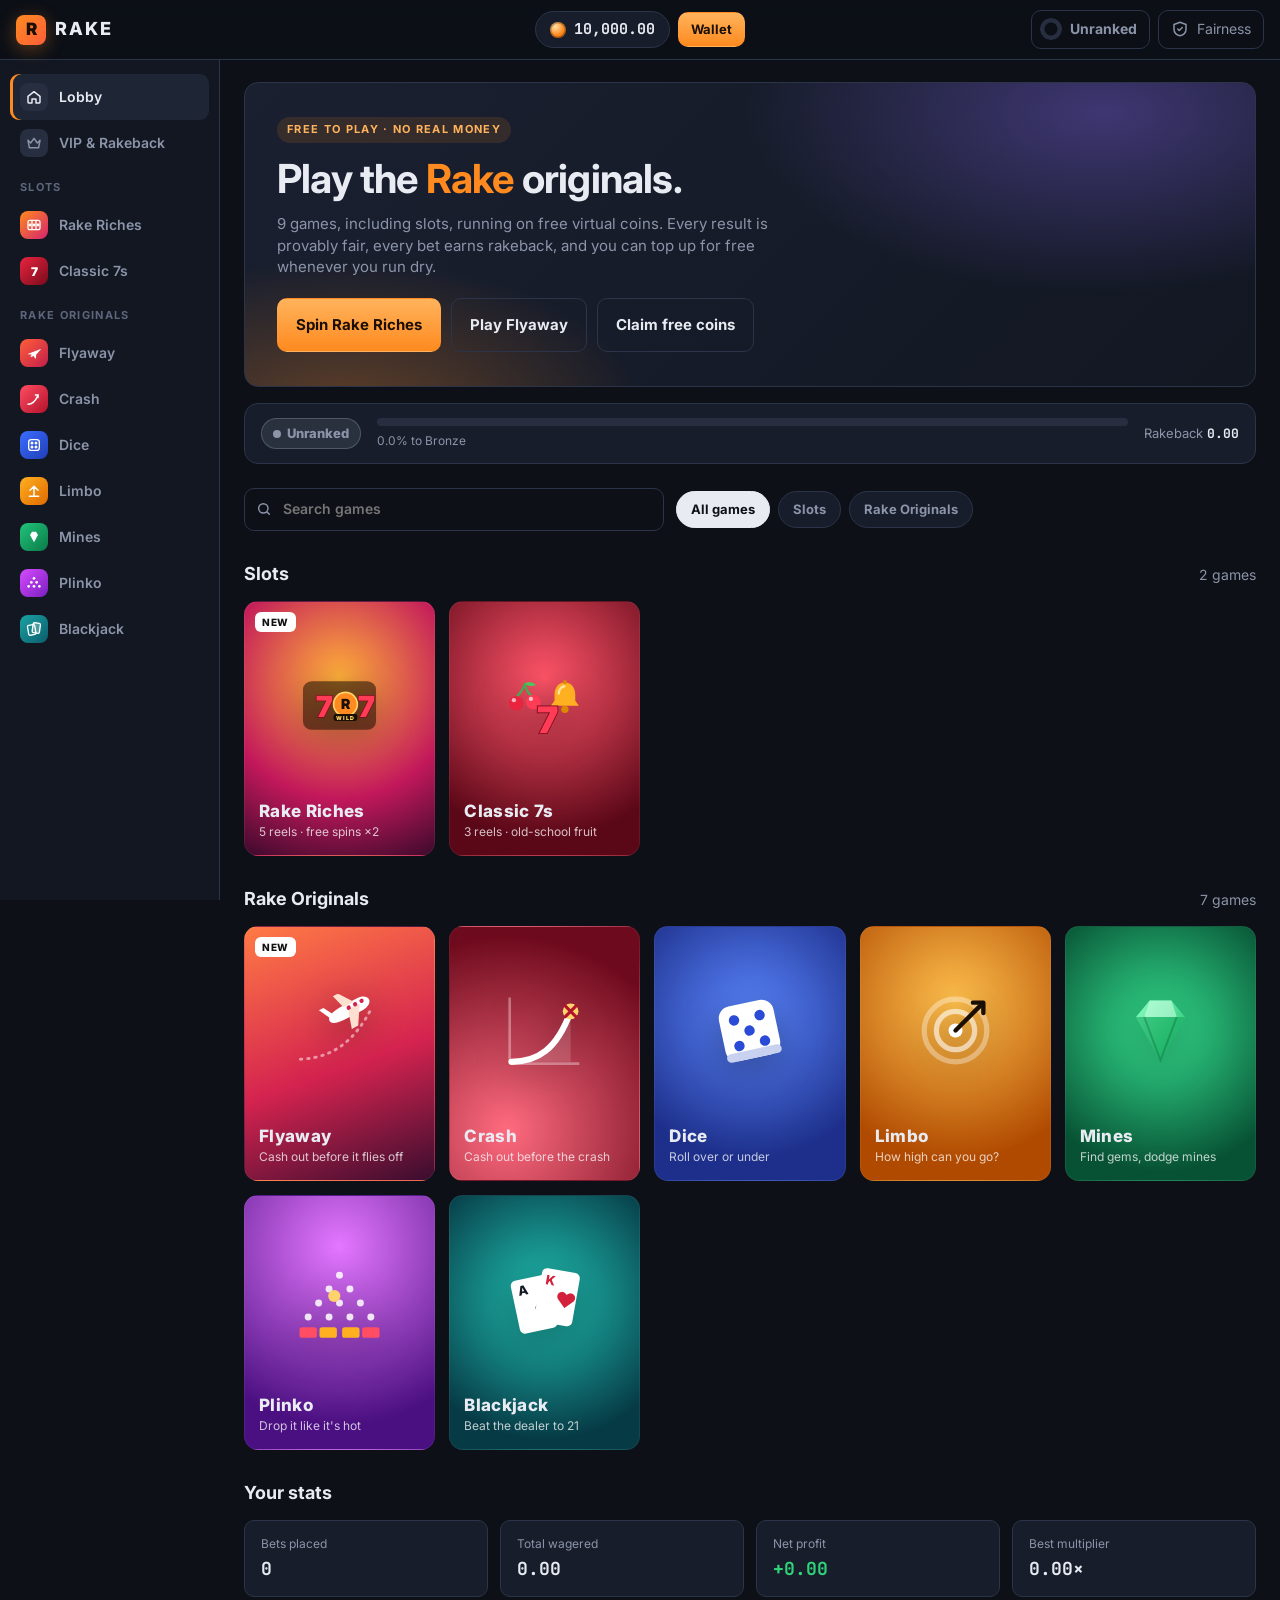
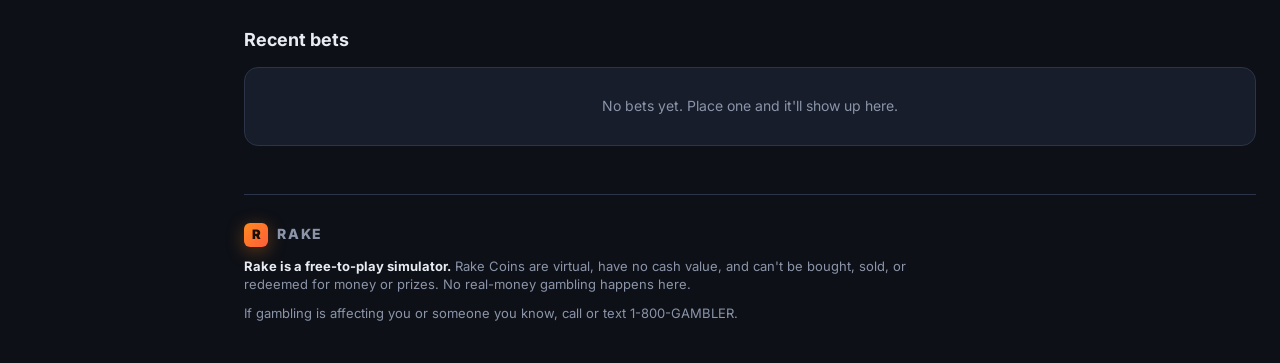
<file: index.html>
<!doctype html>
<html lang="en">
<head>
  <meta charset="UTF-8" />
  <meta name="viewport" content="width=device-width, initial-scale=1.0" />
  <title>Rake — Free-to-Play Casino</title>
  <meta name="description" content="Rake is a free-to-play casino simulator. Play with virtual coins that have no cash value." />
  <meta name="theme-color" content="#0d1017" />
  <link rel="icon" href="data:image/svg+xml,%3Csvg xmlns='http://www.w3.org/2000/svg' viewBox='0 0 32 32'%3E%3Crect width='32' height='32' rx='8' fill='%23ff8a1f'/%3E%3Cpath d='M10 24V8h7a5 5 0 0 1 1.5 9.8L22 24h-4l-3-6h-1v6z M14 14h3a1.5 1.5 0 0 0 0-3h-3z' fill='%230d1017'/%3E%3C/svg%3E" />
  <link rel="preconnect" href="https://fonts.googleapis.com" />
  <link rel="preconnect" href="https://fonts.gstatic.com" crossorigin />
  <link href="https://fonts.googleapis.com/css2?family=Inter:wght@400;500;600;700;800&family=JetBrains+Mono:wght@500;700&display=swap" rel="stylesheet" />
  <link rel="stylesheet" href="css/style.css?v=202611180027" />
</head>
<body>
  <header class="topbar">
    <a href="#/" class="logo" aria-label="Rake home">
      <span class="logo-mark">R</span><span class="logo-word">RAKE</span>
    </a>
    <div class="topbar-center">
      <div class="balance" id="balance">
        <span class="coin-icon"></span>
        <span class="balance-amount" id="balance-amount">0.00</span>
      </div>
      <button class="btn btn-accent btn-sm" id="wallet-btn">Wallet</button>
    </div>
    <div class="topbar-right">
      <button class="vip-chip" id="vip-btn" title="VIP &amp; Rakeback"><span class="vip-ring" data-vip-ring></span><span class="hide-sm" data-vip-name>Unranked</span></button>
      <button class="icon-btn" id="fair-btn" title="Provably fair">
        <svg viewBox="0 0 24 24" width="18" height="18" fill="none" stroke="currentColor" stroke-width="2" stroke-linecap="round" stroke-linejoin="round"><path d="M12 3l8 3v6c0 5-3.5 8-8 9-4.5-1-8-4-8-9V6z"/><path d="M9 12l2 2 4-4"/></svg>
        <span class="hide-sm">Fairness</span>
      </button>
    </div>
  </header>

  <div class="layout">
    <nav class="sidebar" id="sidebar"></nav>
    <main class="main">
      <div id="view"></div>
      <footer class="site-footer">
        <div class="logo logo-sm"><span class="logo-mark">R</span><span class="logo-word">RAKE</span></div>
        <p><strong>Rake is a free-to-play simulator.</strong> Rake Coins are virtual, have no cash value, and can't be bought, sold, or redeemed for money or prizes. No real-money gambling happens here.</p>
        <p class="muted">If gambling is affecting you or someone you know, call or text 1-800-GAMBLER.</p>
      </footer>
    </main>
  </div>

  <div id="toasts" class="toasts"></div>
  <div id="modal-root"></div>

  <script src="js/core.js?v=202611180027"></script>
  <script src="js/slots-engine.js?v=202611180027"></script>
  <script src="js/games/slots.js?v=202611180027"></script>
  <script src="js/games/flyaway.js?v=202611180027"></script>
  <script src="js/games/crash.js?v=202611180027"></script>
  <script src="js/games/dice.js?v=202611180027"></script>
  <script src="js/games/limbo.js?v=202611180027"></script>
  <script src="js/games/mines.js?v=202611180027"></script>
  <script src="js/games/plinko.js?v=202611180027"></script>
  <script src="js/games/blackjack.js?v=202611180027"></script>
  <script src="js/app.js?v=202611180027"></script>
</body>
</html>
</file>
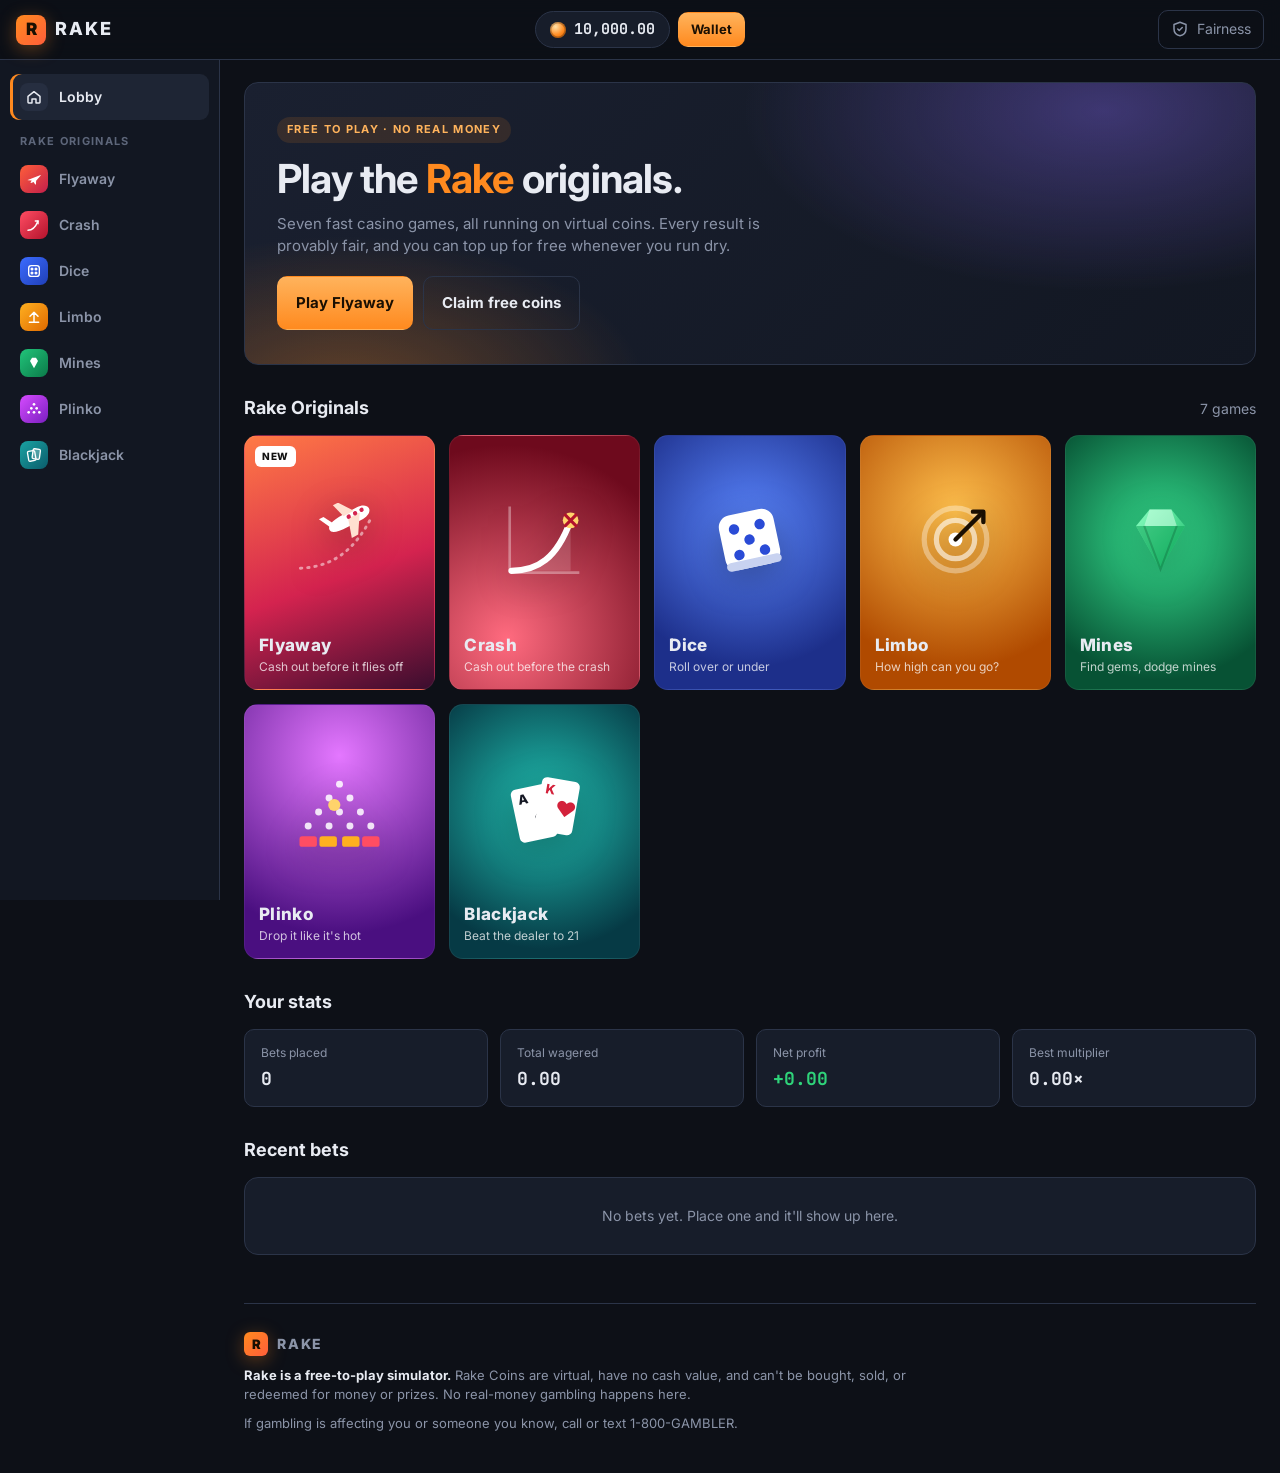
<file: rake/index.html>
<!doctype html>
<html lang="en">
<head>
  <meta charset="UTF-8" />
  <meta name="viewport" content="width=device-width, initial-scale=1.0" />
  <title>Rake — Free-to-Play Casino</title>
  <meta name="description" content="Rake is a free-to-play casino simulator. Play with virtual coins that have no cash value." />
  <meta name="theme-color" content="#0d1017" />
  <link rel="icon" href="data:image/svg+xml,%3Csvg xmlns='http://www.w3.org/2000/svg' viewBox='0 0 32 32'%3E%3Crect width='32' height='32' rx='8' fill='%23ff8a1f'/%3E%3Cpath d='M10 24V8h7a5 5 0 0 1 1.5 9.8L22 24h-4l-3-6h-1v6z M14 14h3a1.5 1.5 0 0 0 0-3h-3z' fill='%230d1017'/%3E%3C/svg%3E" />
  <link rel="preconnect" href="https://fonts.googleapis.com" />
  <link rel="preconnect" href="https://fonts.gstatic.com" crossorigin />
  <link href="https://fonts.googleapis.com/css2?family=Inter:wght@400;500;600;700;800&family=JetBrains+Mono:wght@500;700&display=swap" rel="stylesheet" />
  <link rel="stylesheet" href="css/style.css" />
</head>
<body>
  <header class="topbar">
    <a href="#/" class="logo" aria-label="Rake home">
      <span class="logo-mark">R</span><span class="logo-word">RAKE</span>
    </a>
    <div class="topbar-center">
      <div class="balance" id="balance">
        <span class="coin-icon"></span>
        <span class="balance-amount" id="balance-amount">0.00</span>
      </div>
      <button class="btn btn-accent btn-sm" id="wallet-btn">Wallet</button>
    </div>
    <div class="topbar-right">
      <button class="icon-btn" id="fair-btn" title="Provably fair">
        <svg viewBox="0 0 24 24" width="18" height="18" fill="none" stroke="currentColor" stroke-width="2" stroke-linecap="round" stroke-linejoin="round"><path d="M12 3l8 3v6c0 5-3.5 8-8 9-4.5-1-8-4-8-9V6z"/><path d="M9 12l2 2 4-4"/></svg>
        <span class="hide-sm">Fairness</span>
      </button>
    </div>
  </header>

  <div class="layout">
    <nav class="sidebar" id="sidebar"></nav>
    <main class="main">
      <div id="view"></div>
      <footer class="site-footer">
        <div class="logo logo-sm"><span class="logo-mark">R</span><span class="logo-word">RAKE</span></div>
        <p><strong>Rake is a free-to-play simulator.</strong> Rake Coins are virtual, have no cash value, and can't be bought, sold, or redeemed for money or prizes. No real-money gambling happens here.</p>
        <p class="muted">If gambling is affecting you or someone you know, call or text 1-800-GAMBLER.</p>
      </footer>
    </main>
  </div>

  <div id="toasts" class="toasts"></div>
  <div id="modal-root"></div>

  <script src="js/core.js"></script>
  <script src="js/games/flyaway.js"></script>
  <script src="js/games/crash.js"></script>
  <script src="js/games/dice.js"></script>
  <script src="js/games/limbo.js"></script>
  <script src="js/games/mines.js"></script>
  <script src="js/games/plinko.js"></script>
  <script src="js/games/blackjack.js"></script>
  <script src="js/app.js"></script>
</body>
</html>
</file>
<file: css/style.css>
:root {
  --bg: #0d1017;
  --bg-2: #121722;
  --panel: #171d2a;
  --panel-2: #1e2534;
  --raised: #262e40;
  --border: #2b3448;
  --text: #e8ebf2;
  --muted: #8b94a8;
  --faint: #5d667a;
  --accent: #ff8a1f;
  --accent-2: #ffb35c;
  --accent-ink: #1a0f02;
  --violet: #8b6cff;
  --win: #2fd47a;
  --win-bg: rgba(47, 212, 122, 0.12);
  --loss: #ff4d63;
  --loss-bg: rgba(255, 77, 99, 0.12);
  --radius: 10px;
  --radius-lg: 14px;
  --mono: "JetBrains Mono", ui-monospace, SFMono-Regular, Menlo, monospace;
  --sans: "Inter", system-ui, -apple-system, "Segoe UI", Roboto, sans-serif;
  --topbar-h: 60px;
  color-scheme: dark;
}

* { box-sizing: border-box; }
html, body { margin: 0; padding: 0; }
body {
  background: var(--bg);
  color: var(--text);
  font-family: var(--sans);
  font-size: 14px;
  line-height: 1.45;
  -webkit-font-smoothing: antialiased;
  min-height: 100vh;
  overflow-x: hidden;
}
a { color: inherit; text-decoration: none; }
button { font: inherit; color: inherit; cursor: pointer; }
input, select { font: inherit; color: inherit; }
.muted { color: var(--muted); }
.mono { font-family: var(--mono); }
.win-text { color: var(--win); }
.loss-text { color: var(--loss); }

/* ---------- Top bar ---------- */
.topbar {
  position: sticky; top: 0; z-index: 50;
  height: var(--topbar-h);
  display: grid; grid-template-columns: 1fr auto 1fr; align-items: center;
  padding: 0 16px;
  background: rgba(13, 16, 23, 0.92);
  backdrop-filter: blur(10px);
  border-bottom: 1px solid var(--border);
}
.logo { display: inline-flex; align-items: center; gap: 9px; font-weight: 800; letter-spacing: 0.14em; }
.logo-mark {
  width: 30px; height: 30px; border-radius: 8px;
  display: grid; place-items: center;
  background: linear-gradient(135deg, var(--accent), #ff5e3a);
  color: var(--accent-ink); font-weight: 900; letter-spacing: 0; font-size: 17px;
  box-shadow: 0 4px 18px rgba(255, 138, 31, 0.35);
}
.logo-word { font-size: 18px; }
.logo-sm .logo-mark { width: 24px; height: 24px; font-size: 13px; border-radius: 6px; }
.logo-sm .logo-word { font-size: 14px; }
.topbar-center { display: flex; align-items: center; gap: 8px; }
.topbar-right { display: flex; justify-content: flex-end; }
.balance {
  display: flex; align-items: center; gap: 8px;
  background: var(--panel); border: 1px solid var(--border);
  padding: 7px 14px; border-radius: 999px;
  font-family: var(--mono); font-weight: 700; font-size: 15px;
  min-width: 130px; justify-content: center;
  transition: box-shadow .2s, border-color .2s;
}
.balance.bump-win { border-color: var(--win); box-shadow: 0 0 0 3px var(--win-bg); }
.balance.bump-loss { border-color: var(--loss); box-shadow: 0 0 0 3px var(--loss-bg); }
.coin-icon {
  width: 16px; height: 16px; border-radius: 50%; flex: none; display: inline-block;
  background: radial-gradient(circle at 35% 30%, #ffe1a8, var(--accent) 55%, #c95a00);
  box-shadow: inset 0 0 0 1.5px rgba(0,0,0,.25);
}
.icon-btn {
  display: inline-flex; align-items: center; gap: 8px;
  background: transparent; border: 1px solid var(--border);
  padding: 8px 12px; border-radius: var(--radius); color: var(--muted);
}
.icon-btn:hover { color: var(--text); background: var(--panel); }

/* ---------- Buttons ---------- */
.btn {
  display: inline-flex; align-items: center; justify-content: center; gap: 8px;
  border: 1px solid transparent; border-radius: var(--radius);
  padding: 12px 18px; font-weight: 700; font-size: 14px;
  background: var(--raised); color: var(--text);
  transition: transform .06s, filter .15s, background .15s, opacity .15s;
  user-select: none;
}
.btn:hover:not(:disabled) { filter: brightness(1.1); }
.btn:active:not(:disabled) { transform: translateY(1px); }
.btn:disabled { opacity: .45; cursor: not-allowed; }
.btn-sm { padding: 7px 12px; font-size: 13px; }
.btn-block { width: 100%; }
.btn-lg { padding: 15px 18px; font-size: 15px; }
.btn-accent { background: linear-gradient(180deg, var(--accent-2), var(--accent)); color: var(--accent-ink); }
.btn-win { background: linear-gradient(180deg, #5cf09f, var(--win)); color: #032112; }
.btn-loss { background: linear-gradient(180deg, #ff7c8c, var(--loss)); color: #2a0007; }
.btn-ghost { background: transparent; border-color: var(--border); }
.btn-violet { background: linear-gradient(180deg, #a891ff, var(--violet)); color: #0e0726; }

/* ---------- Layout ---------- */
.layout { display: grid; grid-template-columns: 220px 1fr; min-height: calc(100vh - var(--topbar-h)); }
.sidebar {
  position: sticky; top: var(--topbar-h); align-self: start;
  height: calc(100vh - var(--topbar-h)); overflow-y: auto;
  background: var(--bg-2); border-right: 1px solid var(--border);
  padding: 14px 10px;
}
.nav-section { font-size: 11px; text-transform: uppercase; letter-spacing: .12em; color: var(--faint); padding: 14px 10px 6px; font-weight: 700; }
.nav-link {
  display: flex; align-items: center; gap: 11px;
  padding: 9px 10px; border-radius: 9px; color: var(--muted); font-weight: 600;
}
.nav-link:hover { background: var(--panel); color: var(--text); }
.nav-link.active { background: var(--panel-2); color: var(--text); box-shadow: inset 3px 0 0 var(--accent); }
.nav-ico { width: 28px; height: 28px; border-radius: 8px; display: grid; place-items: center; flex: none; }
.nav-ico svg { width: 16px; height: 16px; }
.main { min-width: 0; padding: 22px 24px 0; }
#view { max-width: 1200px; margin: 0 auto; }

.site-footer {
  max-width: 1200px; margin: 48px auto 0; padding: 28px 0 40px;
  border-top: 1px solid var(--border); color: var(--muted); font-size: 13px;
}
.site-footer p { margin: 10px 0 0; max-width: 720px; }
.site-footer strong { color: var(--text); }

/* ---------- Lobby ---------- */
.hero {
  position: relative; overflow: hidden;
  border-radius: var(--radius-lg); padding: 34px 32px;
  background:
    radial-gradient(600px 300px at 85% 10%, rgba(139, 108, 255, .35), transparent 60%),
    radial-gradient(500px 260px at 10% 110%, rgba(255, 138, 31, .32), transparent 60%),
    linear-gradient(135deg, #1a2030, #121722);
  border: 1px solid var(--border);
}
.hero h1 { margin: 0; font-size: clamp(26px, 4vw, 40px); line-height: 1.1; letter-spacing: -0.02em; }
.hero h1 span { color: var(--accent); }
.hero p { color: var(--muted); max-width: 520px; margin: 12px 0 20px; font-size: 15px; }
.hero-actions { display: flex; gap: 10px; flex-wrap: wrap; }
.hero-badge { display: inline-block; font-size: 11px; font-weight: 700; letter-spacing: .12em; text-transform: uppercase; color: var(--accent-2); background: rgba(255,138,31,.12); padding: 5px 10px; border-radius: 999px; margin-bottom: 14px; }

.section-head { display: flex; align-items: baseline; justify-content: space-between; margin: 30px 0 14px; }
.section-head h2 { margin: 0; font-size: 18px; }
.tiles { display: grid; grid-template-columns: repeat(auto-fill, minmax(160px, 1fr)); gap: 14px; }
.tile {
  position: relative; display: flex; flex-direction: column; justify-content: flex-end;
  aspect-ratio: 3 / 4; padding: 14px; border-radius: var(--radius-lg); overflow: hidden;
  border: 1px solid rgba(255,255,255,.06);
  transition: transform .18s, box-shadow .18s;
}
.tile:hover { transform: translateY(-4px); box-shadow: 0 14px 30px rgba(0,0,0,.4); }
.tile-art { position: absolute; inset: 0; display: grid; place-items: center; padding-bottom: 46px; }
.tile-art svg { width: 46%; height: auto; filter: drop-shadow(0 8px 18px rgba(0,0,0,.35)); }
.tile-name { position: relative; font-weight: 800; font-size: 17px; letter-spacing: .02em; }
.tile-tag { position: relative; font-size: 12px; color: rgba(255,255,255,.75); }
.tile-new { position: absolute; top: 10px; left: 10px; background: #fff; color: #111; font-size: 10px; font-weight: 800; padding: 3px 7px; border-radius: 6px; letter-spacing: .06em; }

.stats-row { display: grid; grid-template-columns: repeat(auto-fit, minmax(150px, 1fr)); gap: 12px; }
.stat { background: var(--panel); border: 1px solid var(--border); border-radius: var(--radius); padding: 14px 16px; }
.stat-label { font-size: 12px; color: var(--muted); }
.stat-value { font-family: var(--mono); font-weight: 700; font-size: 18px; margin-top: 4px; }

/* ---------- Tables ---------- */
.card { background: var(--panel); border: 1px solid var(--border); border-radius: var(--radius-lg); }
.table-wrap { overflow-x: auto; }
table.bets { width: 100%; border-collapse: collapse; font-size: 13px; }
table.bets th { text-align: left; color: var(--muted); font-weight: 600; padding: 12px 16px; border-bottom: 1px solid var(--border); white-space: nowrap; }
table.bets td { padding: 11px 16px; border-bottom: 1px solid rgba(43,52,72,.6); white-space: nowrap; }
table.bets tr:last-child td { border-bottom: none; }
table.bets td.num, table.bets th.num { text-align: right; font-family: var(--mono); }
.empty { padding: 28px; text-align: center; color: var(--muted); }

/* ---------- Game shell ---------- */
.game-title { display: flex; align-items: center; gap: 12px; margin-bottom: 14px; }
.game-title h1 { font-size: 20px; margin: 0; }
.game-title .nav-ico { width: 34px; height: 34px; }
.game-title .nav-ico svg { width: 19px; height: 19px; }
.game {
  display: grid; grid-template-columns: 320px minmax(0, 1fr);
  background: var(--panel); border: 1px solid var(--border); border-radius: var(--radius-lg); overflow: hidden;
}
.game-controls { padding: 18px; background: var(--panel-2); display: flex; flex-direction: column; gap: 14px; border-right: 1px solid var(--border); }
.game-stage { position: relative; min-height: 520px; display: flex; flex-direction: column; min-width: 0; }
.game-foot { display: flex; justify-content: space-between; align-items: center; gap: 10px; padding: 10px 4px; color: var(--muted); font-size: 12px; flex-wrap: wrap; }
.link-btn { background: none; border: none; color: var(--muted); padding: 0; display: inline-flex; gap: 6px; align-items: center; font-size: 12px; }
.link-btn:hover { color: var(--text); }

/* ---------- Form ---------- */
.field { display: flex; flex-direction: column; gap: 6px; }
.label { display: flex; justify-content: space-between; font-size: 12px; font-weight: 600; color: var(--muted); }
.input-group {
  display: flex; align-items: stretch;
  background: var(--bg); border: 1px solid var(--border); border-radius: var(--radius);
  overflow: hidden; transition: border-color .15s;
}
.input-group:focus-within { border-color: var(--accent); }
.input-icon { display: grid; place-items: center; padding-left: 11px; color: var(--muted); }
.input {
  flex: 1; min-width: 0; background: transparent; border: none; outline: none;
  padding: 10px 11px; font-family: var(--mono); font-weight: 600; font-size: 14px;
}
.input::-webkit-outer-spin-button, .input::-webkit-inner-spin-button { -webkit-appearance: none; margin: 0; }
.input[type=number] { -moz-appearance: textfield; }
.input-suffix { display: grid; place-items: center; padding: 0 11px; color: var(--muted); font-family: var(--mono); }
.chip-btn {
  background: var(--raised); border: none; border-left: 1px solid var(--border);
  padding: 0 13px; font-weight: 700; font-size: 13px; color: var(--muted);
}
.chip-btn:hover:not(:disabled) { color: var(--text); background: #2f3850; }
.chip-btn:disabled { opacity: .5; cursor: not-allowed; }
.select {
  width: 100%; background: var(--bg); border: 1px solid var(--border); border-radius: var(--radius);
  padding: 10px 11px; font-weight: 600; outline: none; appearance: none;
  background-image: linear-gradient(45deg, transparent 50%, var(--muted) 50%), linear-gradient(135deg, var(--muted) 50%, transparent 50%);
  background-position: calc(100% - 17px) 50%, calc(100% - 12px) 50%;
  background-size: 5px 5px; background-repeat: no-repeat;
}
.select:focus { border-color: var(--accent); }
.seg { display: grid; grid-auto-flow: column; grid-auto-columns: 1fr; background: var(--bg); border: 1px solid var(--border); border-radius: var(--radius); padding: 3px; gap: 3px; }
.seg button { background: transparent; border: none; padding: 8px 6px; border-radius: 7px; font-weight: 700; font-size: 13px; color: var(--muted); }
.seg button.on { background: var(--raised); color: var(--text); }
.seg button:disabled { cursor: not-allowed; opacity: .6; }
.readout { background: var(--bg); border: 1px solid var(--border); border-radius: var(--radius); padding: 10px 11px; font-family: var(--mono); font-weight: 600; display: flex; align-items: center; gap: 8px; }
.switch { display: flex; align-items: center; gap: 8px; font-size: 13px; font-weight: 600; color: var(--muted); cursor: pointer; user-select: none; }
.switch input { display: none; }
.switch .knob { width: 34px; height: 20px; border-radius: 999px; background: var(--raised); position: relative; transition: background .15s; flex: none; }
.switch .knob::after { content: ""; position: absolute; top: 3px; left: 3px; width: 14px; height: 14px; border-radius: 50%; background: var(--muted); transition: transform .15s, background .15s; }
.switch input:checked + .knob { background: var(--accent); }
.switch input:checked + .knob::after { transform: translateX(14px); background: var(--accent-ink); }

/* ---------- Pills ---------- */
.pills { display: flex; gap: 6px; padding: 12px 14px 0; overflow: hidden; flex-wrap: nowrap; mask-image: linear-gradient(90deg, #000 85%, transparent); }
.pill { flex: none; font-family: var(--mono); font-weight: 700; font-size: 12px; padding: 4px 9px; border-radius: 999px; background: var(--raised); color: var(--muted); }
.pill.lo { color: #8fb4ff; background: rgba(90, 140, 255, .13); }
.pill.mid { color: #c3b2ff; background: rgba(139, 108, 255, .16); }
.pill.hi { color: var(--accent-2); background: rgba(255, 138, 31, .16); }
.pill.win { color: var(--win); background: var(--win-bg); }
.pill.loss { color: var(--loss); background: var(--loss-bg); }

/* ---------- Canvas stages ---------- */
.canvas-wrap { position: relative; flex: 1; min-height: 360px; }
.canvas-wrap canvas { position: absolute; inset: 0; width: 100%; height: 100%; display: block; }
.stage-overlay { position: absolute; inset: 0; display: grid; place-items: center; pointer-events: none; text-align: center; }
.big-mult { font-family: var(--mono); font-weight: 800; font-size: clamp(44px, 8vw, 84px); letter-spacing: -0.03em; line-height: 1; text-shadow: 0 6px 30px rgba(0,0,0,.5); }
.stage-sub { margin-top: 10px; font-weight: 700; font-size: 14px; letter-spacing: .1em; text-transform: uppercase; color: var(--muted); }
.badge-win { display: inline-block; margin-top: 12px; padding: 6px 12px; border-radius: 999px; background: var(--win-bg); color: var(--win); font-weight: 700; font-family: var(--mono); }

/* ---------- Dice ---------- */
.dice-stage { flex: 1; display: flex; flex-direction: column; justify-content: center; padding: 30px 34px; gap: 40px; }
.dice-result-row { display: flex; justify-content: center; }
.dice-track-wrap { position: relative; padding: 22px 18px; background: var(--panel-2); border: 1px solid var(--border); border-radius: 999px; }
.dice-scale { display: flex; justify-content: space-between; font-family: var(--mono); color: var(--muted); font-size: 12px; margin-bottom: 10px; padding: 0 2px; }
.dice-range { position: relative; height: 10px; }
.dice-range input[type=range] {
  -webkit-appearance: none; appearance: none; position: absolute; inset: -8px 0; width: 100%; height: 26px; background: transparent; margin: 0; z-index: 2;
}
.dice-range input[type=range]::-webkit-slider-thumb { -webkit-appearance: none; width: 30px; height: 30px; border-radius: 7px; background: #e7ebf5; border: 3px solid #fff; box-shadow: 0 4px 14px rgba(0,0,0,.4), inset 0 0 0 3px #b8c1d6; cursor: grab; }
.dice-range input[type=range]::-moz-range-thumb { width: 26px; height: 26px; border-radius: 7px; background: #e7ebf5; border: 3px solid #fff; box-shadow: 0 4px 14px rgba(0,0,0,.4); cursor: grab; }
.dice-range input[type=range]::-webkit-slider-runnable-track { background: transparent; height: 26px; }
.dice-range input[type=range]::-moz-range-track { background: transparent; }
.dice-bar { position: absolute; inset: 0; border-radius: 999px; overflow: hidden; display: flex; }
.dice-bar .lose { background: var(--loss); }
.dice-bar .winz { background: var(--win); }
.dice-marker { position: absolute; bottom: 30px; transform: translateX(-50%); transition: left .35s cubic-bezier(.2,.8,.3,1.2), opacity .2s; z-index: 3; pointer-events: none; opacity: 0; }
.dice-marker.show { opacity: 1; }
.dice-marker .cube { width: 58px; height: 46px; border-radius: 10px; display: grid; place-items: center; font-family: var(--mono); font-weight: 800; font-size: 16px; background: #fff; color: #111; box-shadow: 0 8px 18px rgba(0,0,0,.35); }
.dice-marker.won .cube { color: #0b8f4a; }
.dice-marker.lost .cube { color: #d1253d; }
.dice-fields { display: grid; grid-template-columns: repeat(3, 1fr); gap: 12px; }

/* ---------- Limbo ---------- */
.limbo-stage { flex: 1; display: grid; place-items: center; position: relative; }
.limbo-number { font-family: var(--mono); font-weight: 800; font-size: clamp(56px, 11vw, 120px); letter-spacing: -0.04em; transition: color .15s; }
.limbo-number.won { color: var(--win); }
.limbo-number.lost { color: var(--loss); }
.limbo-target { color: var(--muted); font-weight: 600; text-align: center; margin-top: 4px; }

/* ---------- Mines ---------- */
.mines-stage { flex: 1; display: grid; place-items: center; padding: 22px; }
.mines-grid { display: grid; grid-template-columns: repeat(5, 1fr); gap: 10px; width: min(100%, 520px); }
.tile-btn {
  aspect-ratio: 1; border-radius: 12px; border: none; position: relative;
  background: linear-gradient(180deg, #2f3953, #252d42);
  box-shadow: inset 0 -5px 0 rgba(0,0,0,.28), 0 2px 0 rgba(0,0,0,.25);
  display: grid; place-items: center; transition: transform .1s, background .15s, filter .15s;
}
.tile-btn:hover:not(:disabled):not(.open) { transform: translateY(-2px); filter: brightness(1.18); }
.tile-btn:disabled { cursor: default; }
.tile-btn.open { background: #121722; box-shadow: inset 0 0 0 1px var(--border); }
.tile-btn.open svg { animation: pop .28s cubic-bezier(.2,.9,.3,1.4); }
.tile-btn svg { width: 58%; height: 58%; }
.tile-btn.dim svg { opacity: .35; }
.tile-btn.boom { background: rgba(255,77,99,.18); box-shadow: inset 0 0 0 2px var(--loss); }
@keyframes pop { from { transform: scale(.3); opacity: 0; } to { transform: scale(1); opacity: 1; } }
.mines-info { display: grid; grid-template-columns: 1fr 1fr; gap: 10px; }

/* ---------- Blackjack ---------- */
.bj-stage { flex: 1; display: flex; flex-direction: column; justify-content: space-between; align-items: center; padding: 28px 16px; gap: 20px;
  background: radial-gradient(700px 400px at 50% 50%, rgba(47, 212, 122, .08), transparent 70%); }
.bj-hand { display: flex; flex-direction: column; align-items: center; gap: 10px; min-height: 160px; }
.bj-label { display: flex; align-items: center; gap: 8px; font-weight: 700; font-size: 12px; text-transform: uppercase; letter-spacing: .1em; color: var(--muted); }
.bj-total { font-family: var(--mono); background: var(--raised); color: var(--text); padding: 3px 9px; border-radius: 999px; font-size: 13px; letter-spacing: 0; }
.bj-total.bust { background: var(--loss-bg); color: var(--loss); }
.bj-total.bj { background: rgba(255,138,31,.18); color: var(--accent-2); }
.bj-cards { display: flex; min-height: 120px; }
.pcard {
  width: 82px; height: 116px; border-radius: 9px; background: #fbfbfd; color: #151824;
  box-shadow: 0 8px 20px rgba(0,0,0,.4); position: relative; font-weight: 800;
  margin-left: -34px; animation: deal .3s cubic-bezier(.2,.8,.3,1) both;
}
.pcard:first-child { margin-left: 0; }
.pcard.red { color: #d3213b; }
.pcard .c-tl { position: absolute; top: 7px; left: 8px; font-size: 19px; line-height: 1; text-align: center; }
.pcard .c-tl small { display: block; font-size: 15px; }
.pcard .c-mid { position: absolute; inset: 0; display: grid; place-items: center; font-size: 38px; }
.pcard.back { background: repeating-linear-gradient(45deg, #ff8a1f 0 6px, #e0700a 6px 12px); border: 4px solid #fbfbfd; }
.pcard.back::after { content: "R"; position: absolute; inset: 0; display: grid; place-items: center; font-size: 34px; color: rgba(26,15,2,.75); }
@keyframes deal { from { transform: translate(60px, -60px) rotate(8deg); opacity: 0; } to { transform: none; opacity: 1; } }
.bj-banner { font-weight: 800; font-size: 22px; padding: 10px 22px; border-radius: 999px; background: var(--raised); min-height: 46px; display: flex; align-items: center; gap: 10px; }
.bj-banner.win { background: var(--win-bg); color: var(--win); }
.bj-banner.loss { background: var(--loss-bg); color: var(--loss); }
.bj-banner.push { background: rgba(139,108,255,.15); color: #c3b2ff; }
.bj-banner.empty-b { background: transparent; color: var(--muted); font-size: 14px; font-weight: 600; }
.bj-actions { display: grid; grid-template-columns: 1fr 1fr; gap: 8px; }

/* ---------- Flyaway ---------- */
.fly-bets { display: grid; grid-template-columns: repeat(2, minmax(0, 1fr)); gap: 12px; padding: 14px; border-top: 1px solid var(--border); background: var(--panel-2); }
.fly-panel { min-width: 0; background: var(--bg-2); border: 1px solid var(--border); border-radius: var(--radius); padding: 12px; display: flex; flex-direction: column; gap: 10px; }
.fly-panel.active { border-color: rgba(255,138,31,.6); }
.fly-panel-head { display: flex; justify-content: space-between; align-items: center; font-size: 12px; font-weight: 700; color: var(--muted); text-transform: uppercase; letter-spacing: .08em; }
.fly-auto { display: flex; gap: 8px; align-items: center; }
.fly-auto .input-group { flex: 1; }
.fly-btn { min-height: 54px; flex-direction: column; gap: 0; line-height: 1.2; }
.fly-btn small { font-weight: 600; font-size: 11px; opacity: .85; }
.fly-controls-note { font-size: 12px; color: var(--muted); }
.fly-progress { width: 220px; height: 5px; background: rgba(255,255,255,.12); border-radius: 999px; overflow: hidden; margin: 14px auto 0; }
.fly-progress div { height: 100%; background: var(--accent); width: 0; }

/* ---------- Plinko ---------- */
.plinko-wrap { flex: 1; min-height: 560px; }

/* ---------- Modals ---------- */
.modal-backdrop { position: fixed; inset: 0; background: rgba(5, 7, 12, .72); backdrop-filter: blur(3px); z-index: 100; display: grid; place-items: center; padding: 16px; animation: fade .15s; }
.modal { width: min(520px, 100%); max-height: calc(100vh - 32px); overflow-y: auto; background: var(--panel); border: 1px solid var(--border); border-radius: var(--radius-lg); box-shadow: 0 30px 80px rgba(0,0,0,.5); animation: rise .2s cubic-bezier(.2,.8,.3,1); }
.modal-head { display: flex; justify-content: space-between; align-items: center; padding: 16px 18px; border-bottom: 1px solid var(--border); }
.modal-head h3 { margin: 0; font-size: 16px; }
.modal-close { background: none; border: none; color: var(--muted); font-size: 22px; line-height: 1; padding: 4px 8px; border-radius: 6px; }
.modal-close:hover { background: var(--raised); color: var(--text); }
.modal-body { padding: 18px; display: flex; flex-direction: column; gap: 14px; }
.modal-body p { margin: 0; color: var(--muted); }
.tabs { display: flex; gap: 4px; background: var(--bg); padding: 3px; border-radius: var(--radius); border: 1px solid var(--border); }
.tabs button { flex: 1; background: none; border: none; padding: 8px; border-radius: 7px; font-weight: 700; color: var(--muted); }
.tabs button.on { background: var(--raised); color: var(--text); }
.code-box { font-family: var(--mono); font-size: 12px; background: var(--bg); border: 1px solid var(--border); border-radius: var(--radius); padding: 10px 11px; word-break: break-all; color: var(--text); }
.verify-out { font-family: var(--mono); font-size: 13px; background: var(--bg); border: 1px dashed var(--border); border-radius: var(--radius); padding: 14px; min-height: 48px; white-space: pre-wrap; word-break: break-word; }
@keyframes fade { from { opacity: 0; } }
@keyframes rise { from { transform: translateY(14px); opacity: 0; } }

/* ---------- Toasts ---------- */
.toasts { position: fixed; right: 16px; bottom: 16px; z-index: 200; display: flex; flex-direction: column; gap: 8px; pointer-events: none; }
.toast { background: var(--panel-2); border: 1px solid var(--border); border-left: 4px solid var(--accent); padding: 11px 14px; border-radius: var(--radius); font-weight: 600; box-shadow: 0 12px 30px rgba(0,0,0,.4); animation: rise .2s; max-width: 320px; }
.toast.error { border-left-color: var(--loss); }
.toast.success { border-left-color: var(--win); }

/* ---------- VIP ---------- */
.vip-chip {
  display: inline-flex; align-items: center; gap: 8px; margin-right: 8px;
  background: transparent; border: 1px solid var(--border); border-radius: var(--radius);
  padding: 6px 12px 6px 8px; font-weight: 700; color: var(--c, var(--muted));
}
.vip-chip:hover { background: var(--panel); }
.vip-ring {
  width: 22px; height: 22px; border-radius: 50%; flex: none;
  background: conic-gradient(var(--c, var(--muted)) var(--p, 0%), var(--raised) 0);
  -webkit-mask: radial-gradient(circle, transparent 6px, #000 7px); mask: radial-gradient(circle, transparent 6px, #000 7px);
}
.vip-badge {
  display: inline-flex; align-items: center; gap: 6px; font-weight: 800; font-size: 13px;
  padding: 5px 11px; border-radius: 999px; color: var(--c);
  background: color-mix(in srgb, var(--c) 16%, transparent); border: 1px solid color-mix(in srgb, var(--c) 40%, transparent);
}
.vip-badge::before { content: ""; width: 8px; height: 8px; border-radius: 50%; background: var(--c); }
.vip-badge.sm { font-size: 12px; padding: 3px 9px; }
.vip-bar { height: 8px; border-radius: 999px; background: var(--raised); overflow: hidden; }
.vip-bar > div { height: 100%; border-radius: 999px; transition: width .4s; }
.vip-card { padding: 16px; border-radius: var(--radius-lg); border: 1px solid var(--border);
  background: linear-gradient(135deg, color-mix(in srgb, var(--c) 14%, var(--panel-2)), var(--panel-2)); }
.vip-strip { display: flex; align-items: center; gap: 16px; padding: 14px 16px; margin-top: 16px; cursor: pointer; transition: border-color .15s; }
.vip-strip:hover { border-color: var(--faint); }
.vip-strip-bar { flex: 1; display: flex; flex-direction: column; gap: 6px; font-size: 12px; min-width: 0; }
.vip-strip-rb { font-size: 13px; color: var(--muted); white-space: nowrap; }
.vip-strip-rb b { color: var(--text); }
.nav-btn { width: 100%; background: none; border: none; text-align: left; font: inherit; font-weight: 600; }

/* ---------- Lobby filters ---------- */
.lobby-bar { display: flex; gap: 12px; align-items: center; margin-top: 24px; flex-wrap: wrap; }
.lobby-search { flex: 1 1 260px; max-width: 420px; }
.chips { display: flex; gap: 8px; flex-wrap: wrap; }
.chip { background: var(--panel); border: 1px solid var(--border); color: var(--muted); border-radius: 999px; padding: 8px 14px; font-weight: 700; font-size: 13px; }
.chip:hover { color: var(--text); }
.chip.on { background: var(--text); color: var(--bg); border-color: var(--text); }

/* ---------- Slots ---------- */
.slot-stage {
  flex: 1; display: flex; flex-direction: column; align-items: center; justify-content: center; gap: 14px; padding: 20px 16px 22px;
  background: radial-gradient(600px 300px at 50% 0%, rgba(255, 138, 31, .16), transparent 70%);
  transition: background .4s;
}
.slot-stage.in-feature { background: radial-gradient(700px 360px at 50% 0%, rgba(214, 75, 255, .28), transparent 70%); }
.slot-classic { background: radial-gradient(600px 300px at 50% 0%, rgba(255, 59, 85, .18), transparent 70%); }
.slot-head { display: flex; flex-direction: column; align-items: center; gap: 4px; min-height: 48px; }
.slot-title { font-weight: 900; font-size: 22px; letter-spacing: .14em; text-transform: uppercase;
  background: linear-gradient(180deg, #ffe3a1, var(--accent)); -webkit-background-clip: text; background-clip: text; color: transparent; }
.slot-fs { font-weight: 800; color: #f2b8ff; font-size: 13px; letter-spacing: .06em; text-transform: uppercase; min-height: 18px; }
.slot-frame {
  width: min(100%, 620px); padding: 12px; border-radius: 20px;
  background: linear-gradient(180deg, #2a3248, #161b28);
  box-shadow: 0 0 0 2px rgba(255, 138, 31, .5), 0 20px 50px rgba(0,0,0,.45), inset 0 2px 0 rgba(255,255,255,.08);
}
.slot-classic .slot-frame { width: min(100%, 420px); box-shadow: 0 0 0 2px rgba(255, 59, 85, .55), 0 20px 50px rgba(0,0,0,.45), inset 0 2px 0 rgba(255,255,255,.08); }
.slot-window {
  position: relative; display: grid; grid-template-columns: repeat(var(--reels), 1fr); gap: 6px;
  aspect-ratio: calc(var(--reels) * 1.04) / var(--rows); overflow: hidden; border-radius: 12px;
}
.reel { position: relative; overflow: hidden; border-radius: 10px; background: linear-gradient(180deg, #0b0e15, #141927 50%, #0b0e15); }
.reel::after { content: ""; position: absolute; inset: 0; pointer-events: none;
  background: linear-gradient(180deg, rgba(0,0,0,.45), transparent 22%, transparent 78%, rgba(0,0,0,.45)); }
.reel-strip { display: flex; flex-direction: column; will-change: transform; }
.cell { height: var(--cell, 100px); width: 100%; display: grid; place-items: center; padding: 10%; }
.cell svg { width: 100%; height: 100%; filter: drop-shadow(0 4px 6px rgba(0,0,0,.45)); }
.reel-strip.spinning .cell svg { filter: blur(1.2px) drop-shadow(0 4px 6px rgba(0,0,0,.45)); }
.slot-window.has-win .cell:not(.hit) { opacity: .35; transition: opacity .25s; }
.cell.hit { animation: slotHit .7s ease-in-out infinite alternate; }
@keyframes slotHit { from { transform: scale(1); } to { transform: scale(1.1); } }
.slot-lines { position: absolute; inset: 0; width: 100%; height: 100%; pointer-events: none; }
.slot-win { min-height: 52px; display: flex; align-items: center; justify-content: center; gap: 12px; font-family: var(--mono); font-weight: 800; font-size: 22px; padding: 8px 20px; border-radius: 999px; }
.slot-win.show { background: var(--win-bg); color: var(--win); animation: rise .25s; }
.slot-win.big { background: linear-gradient(90deg, rgba(255,138,31,.25), rgba(214,75,255,.25)); color: #ffe3a1; font-size: 26px; }
.slot-win.feature { background: rgba(214,75,255,.2); color: #f2b8ff; font-family: var(--sans); letter-spacing: .08em; }
.slot-win-label { font-family: var(--sans); font-size: 12px; letter-spacing: .1em; text-transform: uppercase; opacity: .85; }
.slot-win-mult { font-size: 14px; opacity: .8; }
.pt-sym { display: inline-block; width: 30px; height: 30px; vertical-align: middle; margin-right: 10px; }
.pt-sym svg { width: 100%; height: 100%; }
table.paytable td { padding: 8px 12px; }

/* ---------- Responsive ---------- */
@media (max-width: 1000px) {
  .game { grid-template-columns: minmax(0, 1fr); }
  .game-controls { order: 2; border-right: none; border-top: 1px solid var(--border); }
  .game-stage { order: 1; min-height: 420px; }
}
@media (max-width: 760px) {
  :root { --topbar-h: 56px; }
  .topbar { grid-template-columns: auto 1fr auto; gap: 10px; padding: 0 12px; }
  .topbar-center { justify-content: center; }
  .logo-word, .hide-sm { display: none; }
  .balance { min-width: 0; padding: 6px 11px; font-size: 13px; }
  .vip-chip { padding: 6px; margin-right: 6px; }
  .vip-strip { flex-wrap: wrap; gap: 10px; }
  .vip-strip-bar { flex-basis: 100%; order: 3; }
  .slot-frame { padding: 8px; }
  .slot-window { gap: 4px; }
  .slot-title { font-size: 18px; }
  .slot-win { font-size: 18px; }
  .icon-btn { padding: 8px 9px; }
  .layout { grid-template-columns: 1fr; }
  .sidebar {
    position: sticky; top: var(--topbar-h); z-index: 40; height: auto;
    display: flex; gap: 6px; overflow-x: auto; padding: 8px 12px;
    border-right: none; border-bottom: 1px solid var(--border);
    scrollbar-width: none;
  }
  .sidebar::-webkit-scrollbar { display: none; }
  .nav-section { display: none; }
  .nav-link { flex: none; padding: 6px 10px 6px 6px; font-size: 13px; }
  .nav-link.active { box-shadow: inset 0 -2px 0 var(--accent); }
  .nav-ico { width: 24px; height: 24px; }
  .main { padding: 16px 16px 0; }
  .hero { padding: 26px 20px; }
  .tiles { grid-template-columns: repeat(2, 1fr); gap: 10px; }
  .dice-stage { padding: 24px 16px; gap: 30px; }
  .dice-fields { grid-template-columns: 1fr 1fr; }
  .dice-fields .field:last-child { grid-column: span 2; }
  .fly-bets { grid-template-columns: minmax(0, 1fr); }
  .pcard { width: 64px; height: 92px; margin-left: -26px; }
  .pcard .c-mid { font-size: 28px; }
  .pcard .c-tl { font-size: 15px; }
  .mines-grid { gap: 7px; }
  .game-stage { min-height: 360px; }
  .plinko-wrap { min-height: 380px; }
  table.bets th, table.bets td { padding: 10px 12px; }
}
</file>
<file: rake/css/style.css>
:root {
  --bg: #0d1017;
  --bg-2: #121722;
  --panel: #171d2a;
  --panel-2: #1e2534;
  --raised: #262e40;
  --border: #2b3448;
  --text: #e8ebf2;
  --muted: #8b94a8;
  --faint: #5d667a;
  --accent: #ff8a1f;
  --accent-2: #ffb35c;
  --accent-ink: #1a0f02;
  --violet: #8b6cff;
  --win: #2fd47a;
  --win-bg: rgba(47, 212, 122, 0.12);
  --loss: #ff4d63;
  --loss-bg: rgba(255, 77, 99, 0.12);
  --radius: 10px;
  --radius-lg: 14px;
  --mono: "JetBrains Mono", ui-monospace, SFMono-Regular, Menlo, monospace;
  --sans: "Inter", system-ui, -apple-system, "Segoe UI", Roboto, sans-serif;
  --topbar-h: 60px;
  color-scheme: dark;
}

* { box-sizing: border-box; }
html, body { margin: 0; padding: 0; }
body {
  background: var(--bg);
  color: var(--text);
  font-family: var(--sans);
  font-size: 14px;
  line-height: 1.45;
  -webkit-font-smoothing: antialiased;
  min-height: 100vh;
  overflow-x: hidden;
}
a { color: inherit; text-decoration: none; }
button { font: inherit; color: inherit; cursor: pointer; }
input, select { font: inherit; color: inherit; }
.muted { color: var(--muted); }
.mono { font-family: var(--mono); }
.win-text { color: var(--win); }
.loss-text { color: var(--loss); }

/* ---------- Top bar ---------- */
.topbar {
  position: sticky; top: 0; z-index: 50;
  height: var(--topbar-h);
  display: grid; grid-template-columns: 1fr auto 1fr; align-items: center;
  padding: 0 16px;
  background: rgba(13, 16, 23, 0.92);
  backdrop-filter: blur(10px);
  border-bottom: 1px solid var(--border);
}
.logo { display: inline-flex; align-items: center; gap: 9px; font-weight: 800; letter-spacing: 0.14em; }
.logo-mark {
  width: 30px; height: 30px; border-radius: 8px;
  display: grid; place-items: center;
  background: linear-gradient(135deg, var(--accent), #ff5e3a);
  color: var(--accent-ink); font-weight: 900; letter-spacing: 0; font-size: 17px;
  box-shadow: 0 4px 18px rgba(255, 138, 31, 0.35);
}
.logo-word { font-size: 18px; }
.logo-sm .logo-mark { width: 24px; height: 24px; font-size: 13px; border-radius: 6px; }
.logo-sm .logo-word { font-size: 14px; }
.topbar-center { display: flex; align-items: center; gap: 8px; }
.topbar-right { display: flex; justify-content: flex-end; }
.balance {
  display: flex; align-items: center; gap: 8px;
  background: var(--panel); border: 1px solid var(--border);
  padding: 7px 14px; border-radius: 999px;
  font-family: var(--mono); font-weight: 700; font-size: 15px;
  min-width: 130px; justify-content: center;
  transition: box-shadow .2s, border-color .2s;
}
.balance.bump-win { border-color: var(--win); box-shadow: 0 0 0 3px var(--win-bg); }
.balance.bump-loss { border-color: var(--loss); box-shadow: 0 0 0 3px var(--loss-bg); }
.coin-icon {
  width: 16px; height: 16px; border-radius: 50%; flex: none; display: inline-block;
  background: radial-gradient(circle at 35% 30%, #ffe1a8, var(--accent) 55%, #c95a00);
  box-shadow: inset 0 0 0 1.5px rgba(0,0,0,.25);
}
.icon-btn {
  display: inline-flex; align-items: center; gap: 8px;
  background: transparent; border: 1px solid var(--border);
  padding: 8px 12px; border-radius: var(--radius); color: var(--muted);
}
.icon-btn:hover { color: var(--text); background: var(--panel); }

/* ---------- Buttons ---------- */
.btn {
  display: inline-flex; align-items: center; justify-content: center; gap: 8px;
  border: 1px solid transparent; border-radius: var(--radius);
  padding: 12px 18px; font-weight: 700; font-size: 14px;
  background: var(--raised); color: var(--text);
  transition: transform .06s, filter .15s, background .15s, opacity .15s;
  user-select: none;
}
.btn:hover:not(:disabled) { filter: brightness(1.1); }
.btn:active:not(:disabled) { transform: translateY(1px); }
.btn:disabled { opacity: .45; cursor: not-allowed; }
.btn-sm { padding: 7px 12px; font-size: 13px; }
.btn-block { width: 100%; }
.btn-lg { padding: 15px 18px; font-size: 15px; }
.btn-accent { background: linear-gradient(180deg, var(--accent-2), var(--accent)); color: var(--accent-ink); }
.btn-win { background: linear-gradient(180deg, #5cf09f, var(--win)); color: #032112; }
.btn-loss { background: linear-gradient(180deg, #ff7c8c, var(--loss)); color: #2a0007; }
.btn-ghost { background: transparent; border-color: var(--border); }
.btn-violet { background: linear-gradient(180deg, #a891ff, var(--violet)); color: #0e0726; }

/* ---------- Layout ---------- */
.layout { display: grid; grid-template-columns: 220px 1fr; min-height: calc(100vh - var(--topbar-h)); }
.sidebar {
  position: sticky; top: var(--topbar-h); align-self: start;
  height: calc(100vh - var(--topbar-h)); overflow-y: auto;
  background: var(--bg-2); border-right: 1px solid var(--border);
  padding: 14px 10px;
}
.nav-section { font-size: 11px; text-transform: uppercase; letter-spacing: .12em; color: var(--faint); padding: 14px 10px 6px; font-weight: 700; }
.nav-link {
  display: flex; align-items: center; gap: 11px;
  padding: 9px 10px; border-radius: 9px; color: var(--muted); font-weight: 600;
}
.nav-link:hover { background: var(--panel); color: var(--text); }
.nav-link.active { background: var(--panel-2); color: var(--text); box-shadow: inset 3px 0 0 var(--accent); }
.nav-ico { width: 28px; height: 28px; border-radius: 8px; display: grid; place-items: center; flex: none; }
.nav-ico svg { width: 16px; height: 16px; }
.main { min-width: 0; padding: 22px 24px 0; }
#view { max-width: 1200px; margin: 0 auto; }

.site-footer {
  max-width: 1200px; margin: 48px auto 0; padding: 28px 0 40px;
  border-top: 1px solid var(--border); color: var(--muted); font-size: 13px;
}
.site-footer p { margin: 10px 0 0; max-width: 720px; }
.site-footer strong { color: var(--text); }

/* ---------- Lobby ---------- */
.hero {
  position: relative; overflow: hidden;
  border-radius: var(--radius-lg); padding: 34px 32px;
  background:
    radial-gradient(600px 300px at 85% 10%, rgba(139, 108, 255, .35), transparent 60%),
    radial-gradient(500px 260px at 10% 110%, rgba(255, 138, 31, .32), transparent 60%),
    linear-gradient(135deg, #1a2030, #121722);
  border: 1px solid var(--border);
}
.hero h1 { margin: 0; font-size: clamp(26px, 4vw, 40px); line-height: 1.1; letter-spacing: -0.02em; }
.hero h1 span { color: var(--accent); }
.hero p { color: var(--muted); max-width: 520px; margin: 12px 0 20px; font-size: 15px; }
.hero-actions { display: flex; gap: 10px; flex-wrap: wrap; }
.hero-badge { display: inline-block; font-size: 11px; font-weight: 700; letter-spacing: .12em; text-transform: uppercase; color: var(--accent-2); background: rgba(255,138,31,.12); padding: 5px 10px; border-radius: 999px; margin-bottom: 14px; }

.section-head { display: flex; align-items: baseline; justify-content: space-between; margin: 30px 0 14px; }
.section-head h2 { margin: 0; font-size: 18px; }
.tiles { display: grid; grid-template-columns: repeat(auto-fill, minmax(160px, 1fr)); gap: 14px; }
.tile {
  position: relative; display: flex; flex-direction: column; justify-content: flex-end;
  aspect-ratio: 3 / 4; padding: 14px; border-radius: var(--radius-lg); overflow: hidden;
  border: 1px solid rgba(255,255,255,.06);
  transition: transform .18s, box-shadow .18s;
}
.tile:hover { transform: translateY(-4px); box-shadow: 0 14px 30px rgba(0,0,0,.4); }
.tile-art { position: absolute; inset: 0; display: grid; place-items: center; padding-bottom: 46px; }
.tile-art svg { width: 46%; height: auto; filter: drop-shadow(0 8px 18px rgba(0,0,0,.35)); }
.tile-name { position: relative; font-weight: 800; font-size: 17px; letter-spacing: .02em; }
.tile-tag { position: relative; font-size: 12px; color: rgba(255,255,255,.75); }
.tile-new { position: absolute; top: 10px; left: 10px; background: #fff; color: #111; font-size: 10px; font-weight: 800; padding: 3px 7px; border-radius: 6px; letter-spacing: .06em; }

.stats-row { display: grid; grid-template-columns: repeat(auto-fit, minmax(150px, 1fr)); gap: 12px; }
.stat { background: var(--panel); border: 1px solid var(--border); border-radius: var(--radius); padding: 14px 16px; }
.stat-label { font-size: 12px; color: var(--muted); }
.stat-value { font-family: var(--mono); font-weight: 700; font-size: 18px; margin-top: 4px; }

/* ---------- Tables ---------- */
.card { background: var(--panel); border: 1px solid var(--border); border-radius: var(--radius-lg); }
.table-wrap { overflow-x: auto; }
table.bets { width: 100%; border-collapse: collapse; font-size: 13px; }
table.bets th { text-align: left; color: var(--muted); font-weight: 600; padding: 12px 16px; border-bottom: 1px solid var(--border); white-space: nowrap; }
table.bets td { padding: 11px 16px; border-bottom: 1px solid rgba(43,52,72,.6); white-space: nowrap; }
table.bets tr:last-child td { border-bottom: none; }
table.bets td.num, table.bets th.num { text-align: right; font-family: var(--mono); }
.empty { padding: 28px; text-align: center; color: var(--muted); }

/* ---------- Game shell ---------- */
.game-title { display: flex; align-items: center; gap: 12px; margin-bottom: 14px; }
.game-title h1 { font-size: 20px; margin: 0; }
.game-title .nav-ico { width: 34px; height: 34px; }
.game-title .nav-ico svg { width: 19px; height: 19px; }
.game {
  display: grid; grid-template-columns: 320px minmax(0, 1fr);
  background: var(--panel); border: 1px solid var(--border); border-radius: var(--radius-lg); overflow: hidden;
}
.game-controls { padding: 18px; background: var(--panel-2); display: flex; flex-direction: column; gap: 14px; border-right: 1px solid var(--border); }
.game-stage { position: relative; min-height: 520px; display: flex; flex-direction: column; min-width: 0; }
.game-foot { display: flex; justify-content: space-between; align-items: center; gap: 10px; padding: 10px 4px; color: var(--muted); font-size: 12px; flex-wrap: wrap; }
.link-btn { background: none; border: none; color: var(--muted); padding: 0; display: inline-flex; gap: 6px; align-items: center; font-size: 12px; }
.link-btn:hover { color: var(--text); }

/* ---------- Form ---------- */
.field { display: flex; flex-direction: column; gap: 6px; }
.label { display: flex; justify-content: space-between; font-size: 12px; font-weight: 600; color: var(--muted); }
.input-group {
  display: flex; align-items: stretch;
  background: var(--bg); border: 1px solid var(--border); border-radius: var(--radius);
  overflow: hidden; transition: border-color .15s;
}
.input-group:focus-within { border-color: var(--accent); }
.input-icon { display: grid; place-items: center; padding-left: 11px; color: var(--muted); }
.input {
  flex: 1; min-width: 0; background: transparent; border: none; outline: none;
  padding: 10px 11px; font-family: var(--mono); font-weight: 600; font-size: 14px;
}
.input::-webkit-outer-spin-button, .input::-webkit-inner-spin-button { -webkit-appearance: none; margin: 0; }
.input[type=number] { -moz-appearance: textfield; }
.input-suffix { display: grid; place-items: center; padding: 0 11px; color: var(--muted); font-family: var(--mono); }
.chip-btn {
  background: var(--raised); border: none; border-left: 1px solid var(--border);
  padding: 0 13px; font-weight: 700; font-size: 13px; color: var(--muted);
}
.chip-btn:hover:not(:disabled) { color: var(--text); background: #2f3850; }
.chip-btn:disabled { opacity: .5; cursor: not-allowed; }
.select {
  width: 100%; background: var(--bg); border: 1px solid var(--border); border-radius: var(--radius);
  padding: 10px 11px; font-weight: 600; outline: none; appearance: none;
  background-image: linear-gradient(45deg, transparent 50%, var(--muted) 50%), linear-gradient(135deg, var(--muted) 50%, transparent 50%);
  background-position: calc(100% - 17px) 50%, calc(100% - 12px) 50%;
  background-size: 5px 5px; background-repeat: no-repeat;
}
.select:focus { border-color: var(--accent); }
.seg { display: grid; grid-auto-flow: column; grid-auto-columns: 1fr; background: var(--bg); border: 1px solid var(--border); border-radius: var(--radius); padding: 3px; gap: 3px; }
.seg button { background: transparent; border: none; padding: 8px 6px; border-radius: 7px; font-weight: 700; font-size: 13px; color: var(--muted); }
.seg button.on { background: var(--raised); color: var(--text); }
.seg button:disabled { cursor: not-allowed; opacity: .6; }
.readout { background: var(--bg); border: 1px solid var(--border); border-radius: var(--radius); padding: 10px 11px; font-family: var(--mono); font-weight: 600; display: flex; align-items: center; gap: 8px; }
.switch { display: flex; align-items: center; gap: 8px; font-size: 13px; font-weight: 600; color: var(--muted); cursor: pointer; user-select: none; }
.switch input { display: none; }
.switch .knob { width: 34px; height: 20px; border-radius: 999px; background: var(--raised); position: relative; transition: background .15s; flex: none; }
.switch .knob::after { content: ""; position: absolute; top: 3px; left: 3px; width: 14px; height: 14px; border-radius: 50%; background: var(--muted); transition: transform .15s, background .15s; }
.switch input:checked + .knob { background: var(--accent); }
.switch input:checked + .knob::after { transform: translateX(14px); background: var(--accent-ink); }

/* ---------- Pills ---------- */
.pills { display: flex; gap: 6px; padding: 12px 14px 0; overflow: hidden; flex-wrap: nowrap; mask-image: linear-gradient(90deg, #000 85%, transparent); }
.pill { flex: none; font-family: var(--mono); font-weight: 700; font-size: 12px; padding: 4px 9px; border-radius: 999px; background: var(--raised); color: var(--muted); }
.pill.lo { color: #8fb4ff; background: rgba(90, 140, 255, .13); }
.pill.mid { color: #c3b2ff; background: rgba(139, 108, 255, .16); }
.pill.hi { color: var(--accent-2); background: rgba(255, 138, 31, .16); }
.pill.win { color: var(--win); background: var(--win-bg); }
.pill.loss { color: var(--loss); background: var(--loss-bg); }

/* ---------- Canvas stages ---------- */
.canvas-wrap { position: relative; flex: 1; min-height: 360px; }
.canvas-wrap canvas { position: absolute; inset: 0; width: 100%; height: 100%; display: block; }
.stage-overlay { position: absolute; inset: 0; display: grid; place-items: center; pointer-events: none; text-align: center; }
.big-mult { font-family: var(--mono); font-weight: 800; font-size: clamp(44px, 8vw, 84px); letter-spacing: -0.03em; line-height: 1; text-shadow: 0 6px 30px rgba(0,0,0,.5); }
.stage-sub { margin-top: 10px; font-weight: 700; font-size: 14px; letter-spacing: .1em; text-transform: uppercase; color: var(--muted); }
.badge-win { display: inline-block; margin-top: 12px; padding: 6px 12px; border-radius: 999px; background: var(--win-bg); color: var(--win); font-weight: 700; font-family: var(--mono); }

/* ---------- Dice ---------- */
.dice-stage { flex: 1; display: flex; flex-direction: column; justify-content: center; padding: 30px 34px; gap: 40px; }
.dice-result-row { display: flex; justify-content: center; }
.dice-track-wrap { position: relative; padding: 22px 18px; background: var(--panel-2); border: 1px solid var(--border); border-radius: 999px; }
.dice-scale { display: flex; justify-content: space-between; font-family: var(--mono); color: var(--muted); font-size: 12px; margin-bottom: 10px; padding: 0 2px; }
.dice-range { position: relative; height: 10px; }
.dice-range input[type=range] {
  -webkit-appearance: none; appearance: none; position: absolute; inset: -8px 0; width: 100%; height: 26px; background: transparent; margin: 0; z-index: 2;
}
.dice-range input[type=range]::-webkit-slider-thumb { -webkit-appearance: none; width: 30px; height: 30px; border-radius: 7px; background: #e7ebf5; border: 3px solid #fff; box-shadow: 0 4px 14px rgba(0,0,0,.4), inset 0 0 0 3px #b8c1d6; cursor: grab; }
.dice-range input[type=range]::-moz-range-thumb { width: 26px; height: 26px; border-radius: 7px; background: #e7ebf5; border: 3px solid #fff; box-shadow: 0 4px 14px rgba(0,0,0,.4); cursor: grab; }
.dice-range input[type=range]::-webkit-slider-runnable-track { background: transparent; height: 26px; }
.dice-range input[type=range]::-moz-range-track { background: transparent; }
.dice-bar { position: absolute; inset: 0; border-radius: 999px; overflow: hidden; display: flex; }
.dice-bar .lose { background: var(--loss); }
.dice-bar .winz { background: var(--win); }
.dice-marker { position: absolute; bottom: 30px; transform: translateX(-50%); transition: left .35s cubic-bezier(.2,.8,.3,1.2), opacity .2s; z-index: 3; pointer-events: none; opacity: 0; }
.dice-marker.show { opacity: 1; }
.dice-marker .cube { width: 58px; height: 46px; border-radius: 10px; display: grid; place-items: center; font-family: var(--mono); font-weight: 800; font-size: 16px; background: #fff; color: #111; box-shadow: 0 8px 18px rgba(0,0,0,.35); }
.dice-marker.won .cube { color: #0b8f4a; }
.dice-marker.lost .cube { color: #d1253d; }
.dice-fields { display: grid; grid-template-columns: repeat(3, 1fr); gap: 12px; }

/* ---------- Limbo ---------- */
.limbo-stage { flex: 1; display: grid; place-items: center; position: relative; }
.limbo-number { font-family: var(--mono); font-weight: 800; font-size: clamp(56px, 11vw, 120px); letter-spacing: -0.04em; transition: color .15s; }
.limbo-number.won { color: var(--win); }
.limbo-number.lost { color: var(--loss); }
.limbo-target { color: var(--muted); font-weight: 600; text-align: center; margin-top: 4px; }

/* ---------- Mines ---------- */
.mines-stage { flex: 1; display: grid; place-items: center; padding: 22px; }
.mines-grid { display: grid; grid-template-columns: repeat(5, 1fr); gap: 10px; width: min(100%, 520px); }
.tile-btn {
  aspect-ratio: 1; border-radius: 12px; border: none; position: relative;
  background: linear-gradient(180deg, #2f3953, #252d42);
  box-shadow: inset 0 -5px 0 rgba(0,0,0,.28), 0 2px 0 rgba(0,0,0,.25);
  display: grid; place-items: center; transition: transform .1s, background .15s, filter .15s;
}
.tile-btn:hover:not(:disabled):not(.open) { transform: translateY(-2px); filter: brightness(1.18); }
.tile-btn:disabled { cursor: default; }
.tile-btn.open { background: #121722; box-shadow: inset 0 0 0 1px var(--border); }
.tile-btn.open svg { animation: pop .28s cubic-bezier(.2,.9,.3,1.4); }
.tile-btn svg { width: 58%; height: 58%; }
.tile-btn.dim svg { opacity: .35; }
.tile-btn.boom { background: rgba(255,77,99,.18); box-shadow: inset 0 0 0 2px var(--loss); }
@keyframes pop { from { transform: scale(.3); opacity: 0; } to { transform: scale(1); opacity: 1; } }
.mines-info { display: grid; grid-template-columns: 1fr 1fr; gap: 10px; }

/* ---------- Blackjack ---------- */
.bj-stage { flex: 1; display: flex; flex-direction: column; justify-content: space-between; align-items: center; padding: 28px 16px; gap: 20px;
  background: radial-gradient(700px 400px at 50% 50%, rgba(47, 212, 122, .08), transparent 70%); }
.bj-hand { display: flex; flex-direction: column; align-items: center; gap: 10px; min-height: 160px; }
.bj-label { display: flex; align-items: center; gap: 8px; font-weight: 700; font-size: 12px; text-transform: uppercase; letter-spacing: .1em; color: var(--muted); }
.bj-total { font-family: var(--mono); background: var(--raised); color: var(--text); padding: 3px 9px; border-radius: 999px; font-size: 13px; letter-spacing: 0; }
.bj-total.bust { background: var(--loss-bg); color: var(--loss); }
.bj-total.bj { background: rgba(255,138,31,.18); color: var(--accent-2); }
.bj-cards { display: flex; min-height: 120px; }
.pcard {
  width: 82px; height: 116px; border-radius: 9px; background: #fbfbfd; color: #151824;
  box-shadow: 0 8px 20px rgba(0,0,0,.4); position: relative; font-weight: 800;
  margin-left: -34px; animation: deal .3s cubic-bezier(.2,.8,.3,1) both;
}
.pcard:first-child { margin-left: 0; }
.pcard.red { color: #d3213b; }
.pcard .c-tl { position: absolute; top: 7px; left: 8px; font-size: 19px; line-height: 1; text-align: center; }
.pcard .c-tl small { display: block; font-size: 15px; }
.pcard .c-mid { position: absolute; inset: 0; display: grid; place-items: center; font-size: 38px; }
.pcard.back { background: repeating-linear-gradient(45deg, #ff8a1f 0 6px, #e0700a 6px 12px); border: 4px solid #fbfbfd; }
.pcard.back::after { content: "R"; position: absolute; inset: 0; display: grid; place-items: center; font-size: 34px; color: rgba(26,15,2,.75); }
@keyframes deal { from { transform: translate(60px, -60px) rotate(8deg); opacity: 0; } to { transform: none; opacity: 1; } }
.bj-banner { font-weight: 800; font-size: 22px; padding: 10px 22px; border-radius: 999px; background: var(--raised); min-height: 46px; display: flex; align-items: center; gap: 10px; }
.bj-banner.win { background: var(--win-bg); color: var(--win); }
.bj-banner.loss { background: var(--loss-bg); color: var(--loss); }
.bj-banner.push { background: rgba(139,108,255,.15); color: #c3b2ff; }
.bj-banner.empty-b { background: transparent; color: var(--muted); font-size: 14px; font-weight: 600; }
.bj-actions { display: grid; grid-template-columns: 1fr 1fr; gap: 8px; }

/* ---------- Flyaway ---------- */
.fly-bets { display: grid; grid-template-columns: repeat(2, minmax(0, 1fr)); gap: 12px; padding: 14px; border-top: 1px solid var(--border); background: var(--panel-2); }
.fly-panel { min-width: 0; background: var(--bg-2); border: 1px solid var(--border); border-radius: var(--radius); padding: 12px; display: flex; flex-direction: column; gap: 10px; }
.fly-panel.active { border-color: rgba(255,138,31,.6); }
.fly-panel-head { display: flex; justify-content: space-between; align-items: center; font-size: 12px; font-weight: 700; color: var(--muted); text-transform: uppercase; letter-spacing: .08em; }
.fly-auto { display: flex; gap: 8px; align-items: center; }
.fly-auto .input-group { flex: 1; }
.fly-btn { min-height: 54px; flex-direction: column; gap: 0; line-height: 1.2; }
.fly-btn small { font-weight: 600; font-size: 11px; opacity: .85; }
.fly-controls-note { font-size: 12px; color: var(--muted); }
.fly-progress { width: 220px; height: 5px; background: rgba(255,255,255,.12); border-radius: 999px; overflow: hidden; margin: 14px auto 0; }
.fly-progress div { height: 100%; background: var(--accent); width: 0; }

/* ---------- Plinko ---------- */
.plinko-wrap { flex: 1; min-height: 560px; }

/* ---------- Modals ---------- */
.modal-backdrop { position: fixed; inset: 0; background: rgba(5, 7, 12, .72); backdrop-filter: blur(3px); z-index: 100; display: grid; place-items: center; padding: 16px; animation: fade .15s; }
.modal { width: min(520px, 100%); max-height: calc(100vh - 32px); overflow-y: auto; background: var(--panel); border: 1px solid var(--border); border-radius: var(--radius-lg); box-shadow: 0 30px 80px rgba(0,0,0,.5); animation: rise .2s cubic-bezier(.2,.8,.3,1); }
.modal-head { display: flex; justify-content: space-between; align-items: center; padding: 16px 18px; border-bottom: 1px solid var(--border); }
.modal-head h3 { margin: 0; font-size: 16px; }
.modal-close { background: none; border: none; color: var(--muted); font-size: 22px; line-height: 1; padding: 4px 8px; border-radius: 6px; }
.modal-close:hover { background: var(--raised); color: var(--text); }
.modal-body { padding: 18px; display: flex; flex-direction: column; gap: 14px; }
.modal-body p { margin: 0; color: var(--muted); }
.tabs { display: flex; gap: 4px; background: var(--bg); padding: 3px; border-radius: var(--radius); border: 1px solid var(--border); }
.tabs button { flex: 1; background: none; border: none; padding: 8px; border-radius: 7px; font-weight: 700; color: var(--muted); }
.tabs button.on { background: var(--raised); color: var(--text); }
.code-box { font-family: var(--mono); font-size: 12px; background: var(--bg); border: 1px solid var(--border); border-radius: var(--radius); padding: 10px 11px; word-break: break-all; color: var(--text); }
.verify-out { font-family: var(--mono); font-size: 13px; background: var(--bg); border: 1px dashed var(--border); border-radius: var(--radius); padding: 14px; min-height: 48px; white-space: pre-wrap; word-break: break-word; }
@keyframes fade { from { opacity: 0; } }
@keyframes rise { from { transform: translateY(14px); opacity: 0; } }

/* ---------- Toasts ---------- */
.toasts { position: fixed; right: 16px; bottom: 16px; z-index: 200; display: flex; flex-direction: column; gap: 8px; pointer-events: none; }
.toast { background: var(--panel-2); border: 1px solid var(--border); border-left: 4px solid var(--accent); padding: 11px 14px; border-radius: var(--radius); font-weight: 600; box-shadow: 0 12px 30px rgba(0,0,0,.4); animation: rise .2s; max-width: 320px; }
.toast.error { border-left-color: var(--loss); }
.toast.success { border-left-color: var(--win); }

/* ---------- Responsive ---------- */
@media (max-width: 1000px) {
  .game { grid-template-columns: minmax(0, 1fr); }
  .game-controls { order: 2; border-right: none; border-top: 1px solid var(--border); }
  .game-stage { order: 1; min-height: 420px; }
}
@media (max-width: 760px) {
  :root { --topbar-h: 56px; }
  .topbar { grid-template-columns: auto 1fr auto; gap: 10px; padding: 0 12px; }
  .topbar-center { justify-content: center; }
  .logo-word, .hide-sm { display: none; }
  .balance { min-width: 0; padding: 6px 11px; font-size: 13px; }
  .icon-btn { padding: 8px 9px; }
  .layout { grid-template-columns: 1fr; }
  .sidebar {
    position: sticky; top: var(--topbar-h); z-index: 40; height: auto;
    display: flex; gap: 6px; overflow-x: auto; padding: 8px 12px;
    border-right: none; border-bottom: 1px solid var(--border);
    scrollbar-width: none;
  }
  .sidebar::-webkit-scrollbar { display: none; }
  .nav-section { display: none; }
  .nav-link { flex: none; padding: 6px 10px 6px 6px; font-size: 13px; }
  .nav-link.active { box-shadow: inset 0 -2px 0 var(--accent); }
  .nav-ico { width: 24px; height: 24px; }
  .main { padding: 16px 16px 0; }
  .hero { padding: 26px 20px; }
  .tiles { grid-template-columns: repeat(2, 1fr); gap: 10px; }
  .dice-stage { padding: 24px 16px; gap: 30px; }
  .dice-fields { grid-template-columns: 1fr 1fr; }
  .dice-fields .field:last-child { grid-column: span 2; }
  .fly-bets { grid-template-columns: minmax(0, 1fr); }
  .pcard { width: 64px; height: 92px; margin-left: -26px; }
  .pcard .c-mid { font-size: 28px; }
  .pcard .c-tl { font-size: 15px; }
  .mines-grid { gap: 7px; }
  .game-stage { min-height: 360px; }
  .plinko-wrap { min-height: 380px; }
  table.bets th, table.bets td { padding: 10px 12px; }
}
</file>
